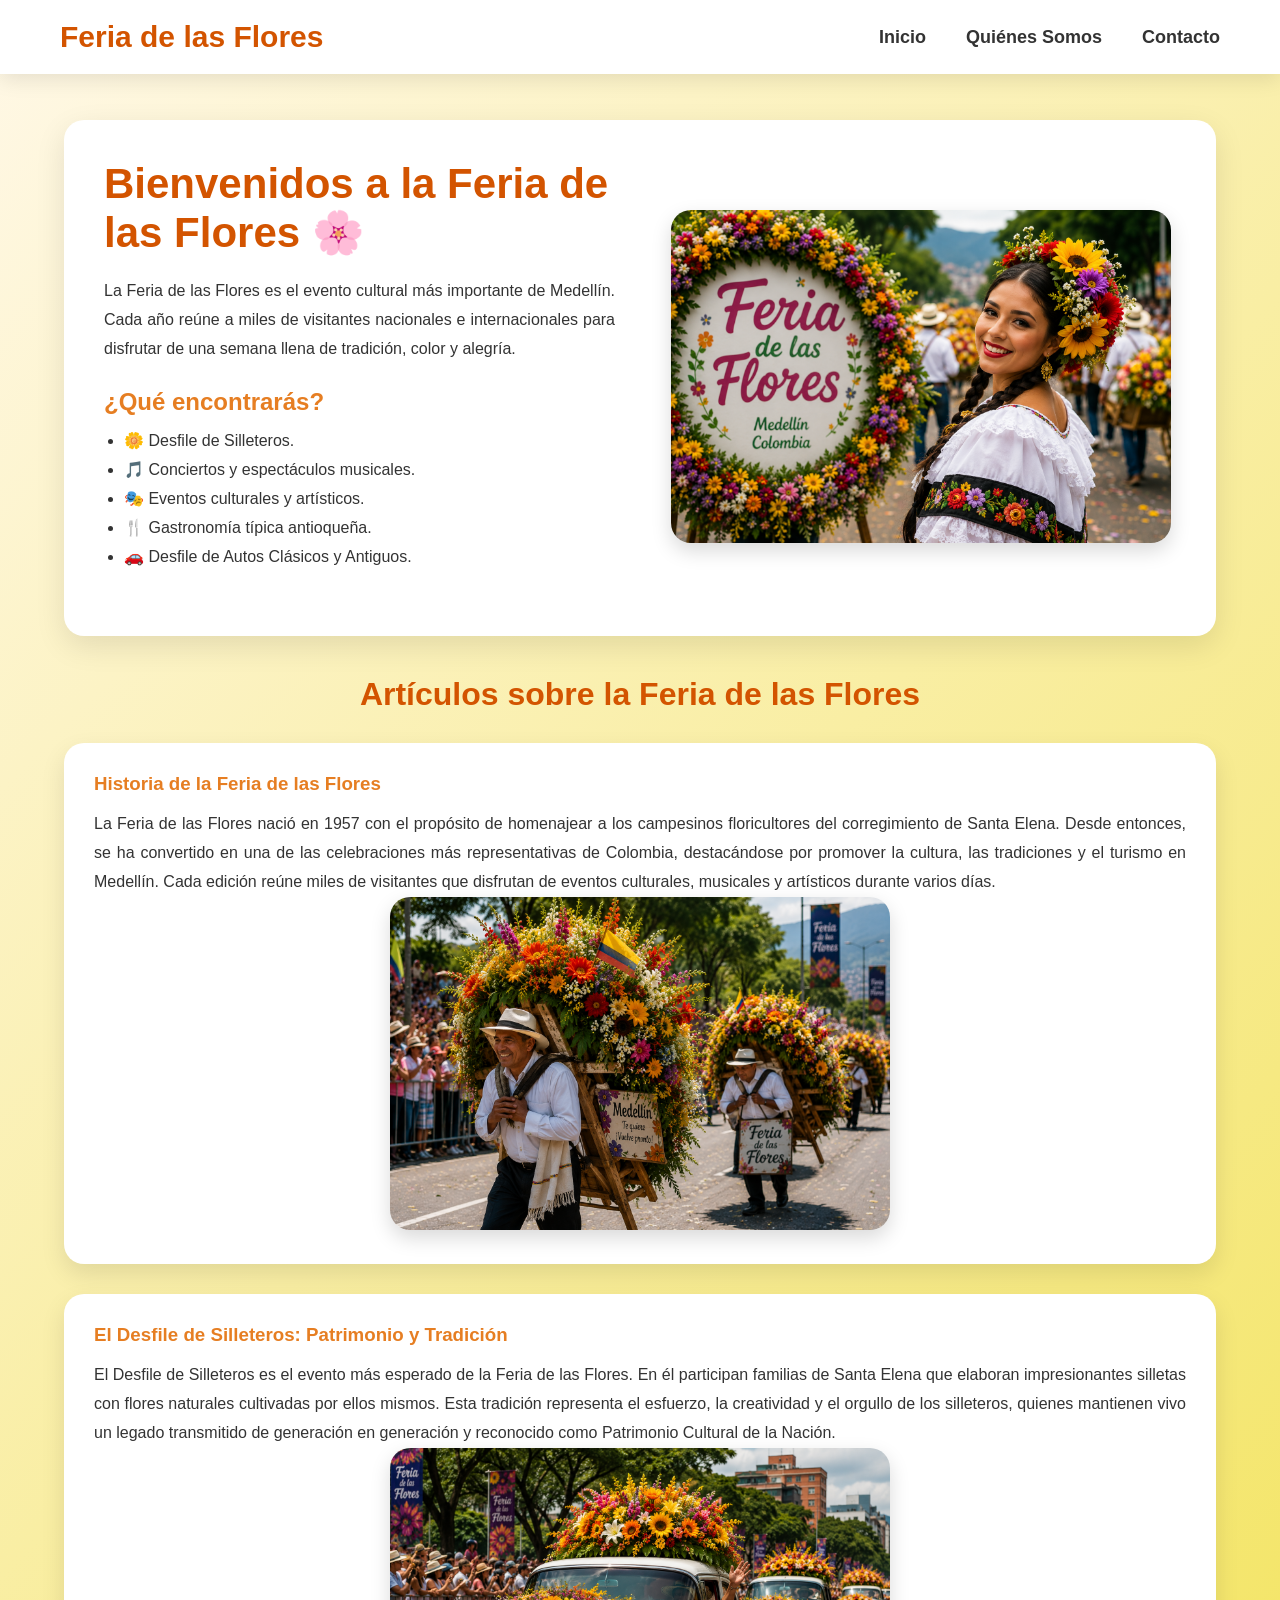
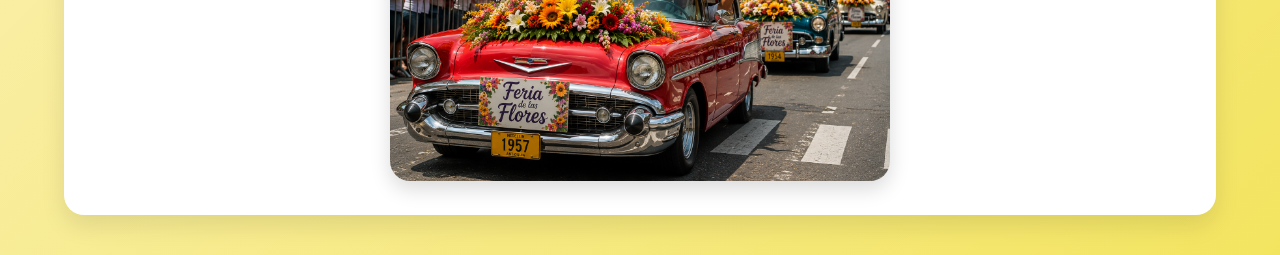
<file: index.html>
<!DOCTYPE html>
<html lang="es">
<head>
    <meta charset="UTF-8">
    <meta name="viewport" content="width=device-width, initial-scale=1.0">
    <title>Feria de las Flores</title>
    <link rel="stylesheet" href="styles.css">
</head>
<body>

    <header>
        <nav class="navbar">
            <div class="logo">
                <a href="index.html">Feria de las Flores</a>
            </div>

            <ul class="menu">
                <li><a href="index.html">Inicio</a></li>
                <li><a href="quienesSomos.html">Quiénes Somos</a></li>
                <li><a href="contacto.html">Contacto</a></li>
            </ul>
        </nav>
    </header>

    <main>

        <section class="inicio">

            <div class="contenido">

                <div class="texto">

                    <h1>Bienvenidos a la Feria de las Flores 🌸</h1>

                    <p>
                        La Feria de las Flores es el evento cultural más importante de
                        Medellín. Cada año reúne a miles de visitantes nacionales e
                        internacionales para disfrutar de una semana llena de tradición,
                        color y alegría.
                    </p>

                    <h2>¿Qué encontrarás?</h2>

                    <ul>
                        <li>🌼 Desfile de Silleteros.</li>
                        <li>🎵 Conciertos y espectáculos musicales.</li>
                        <li>🎭 Eventos culturales y artísticos.</li>
                        <li>🍴 Gastronomía típica antioqueña.</li>
                        <li>🚗 Desfile de Autos Clásicos y Antiguos.</li>
                    </ul>

                    

                </div>

                <div class="imagen">
                    <img src="img/img1.png" alt="Desfile de silleteros en la Feria de las Flores">
                </div>

            </div>

        </section>

        <section class="articulos">

            <h2>Artículos sobre la Feria de las Flores</h2>

            <article class="articulo">

                <h3>Historia de la Feria de las Flores</h3>

                <p>
                    La Feria de las Flores nació en 1957 con el propósito de homenajear
                    a los campesinos floricultores del corregimiento de Santa Elena.
                    Desde entonces, se ha convertido en una de las celebraciones más
                    representativas de Colombia, destacándose por promover la cultura,
                    las tradiciones y el turismo en Medellín. Cada edición reúne miles
                    de visitantes que disfrutan de eventos culturales, musicales y
                    artísticos durante varios días.
                </p>
                <div class="imagen">
                    <img src="img/img4.png" alt="Historia de la Feria de las Flores">
                </div>

            </article>

            <article class="articulo">

                <h3>El Desfile de Silleteros: Patrimonio y Tradición</h3>

                <p>
                    El Desfile de Silleteros es el evento más esperado de la Feria de
                    las Flores. En él participan familias de Santa Elena que elaboran
                    impresionantes silletas con flores naturales cultivadas por ellos
                    mismos. Esta tradición representa el esfuerzo, la creatividad y el
                    orgullo de los silleteros, quienes mantienen vivo un legado
                    transmitido de generación en generación y reconocido como
                    Patrimonio Cultural de la Nación.
                </p>
                <div class="imagen">
                    <img src="img/img6.png" alt="El Desfile de Silleteros: Patrimonio y Tradición">
                </div>

            </article>

        </section>

    </main>

</body>
</html>
</file>
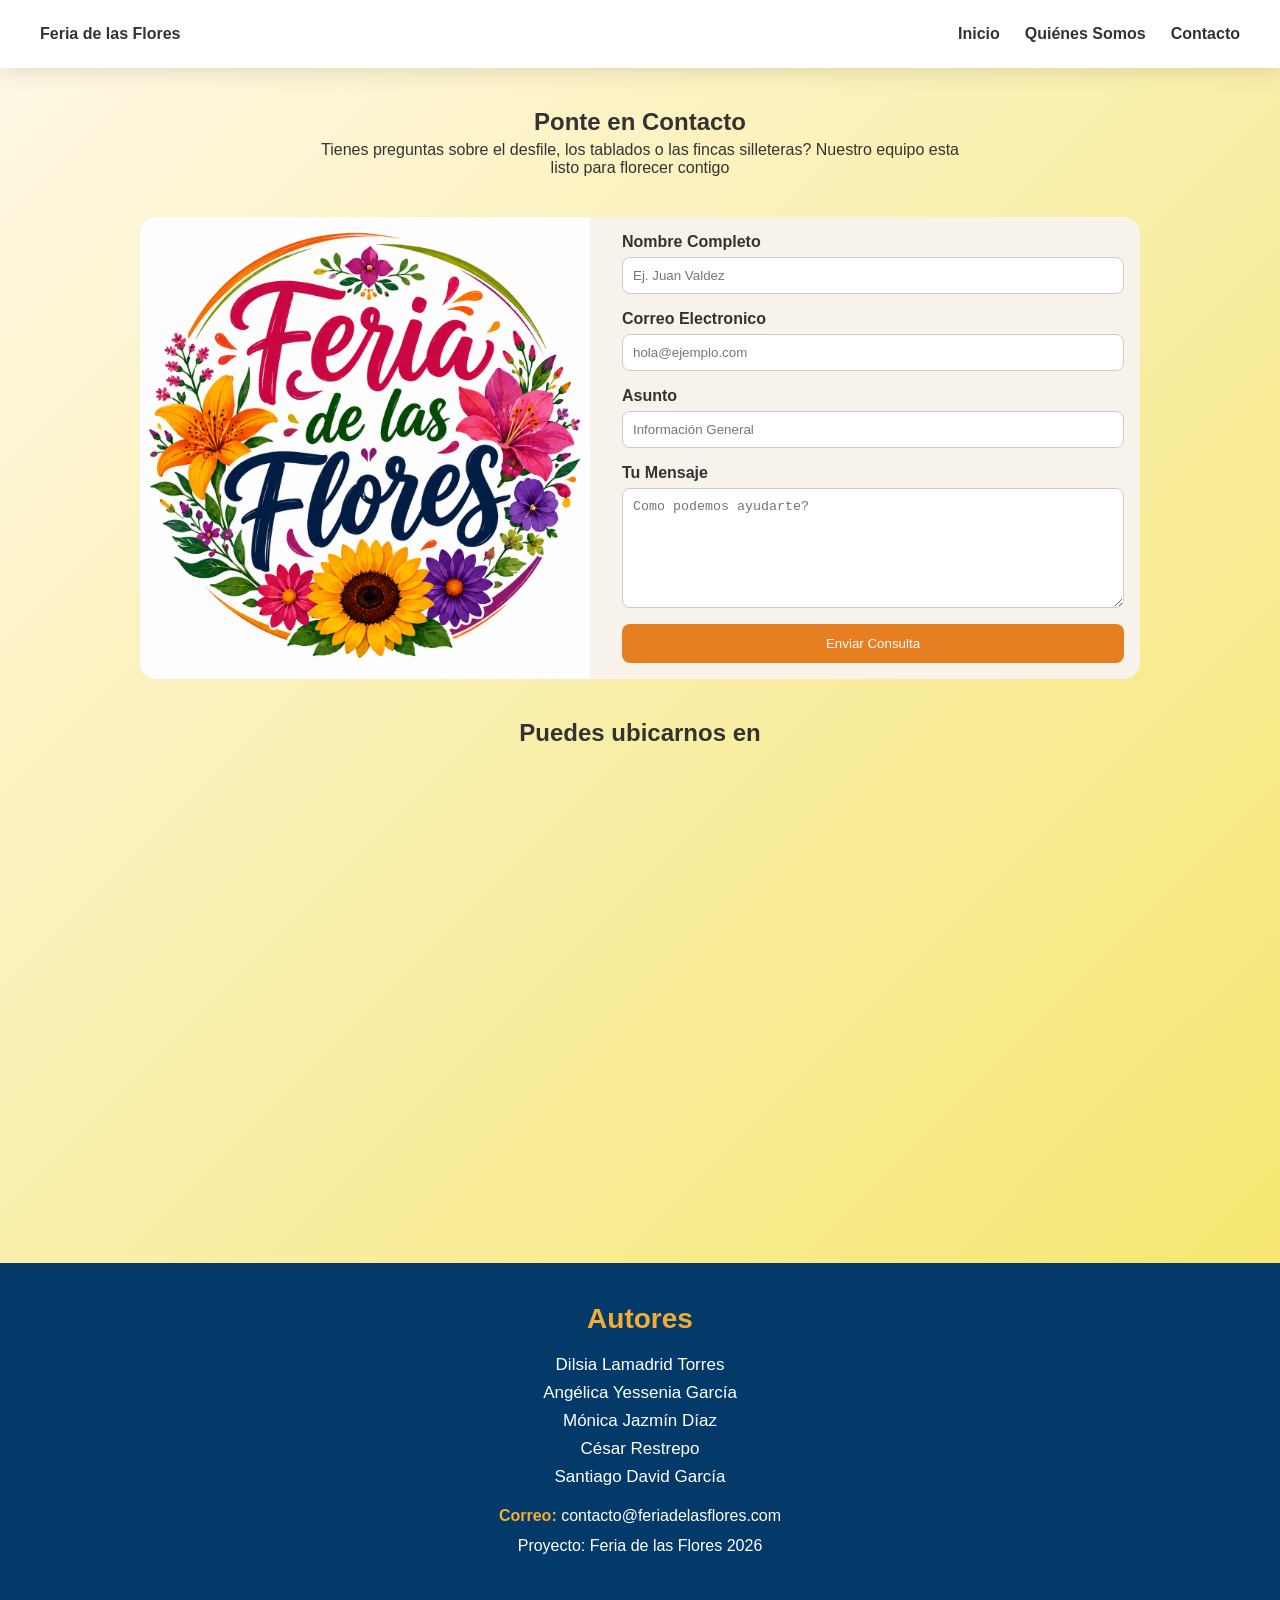
<file: contacto.html>
<!DOCTYPE html>
<html lang="es">

<head>
  <meta charset="UTF-8">
  <meta name="viewport" content="width=device-width, initial-scale=1.0">
  <title>Contactanos</title>
  <link rel="stylesheet" href="contacto.css">
</head>

<body>
  <header>
    <nav class="navbar">
      <div class="logo">
        <a href="index.html">Feria de las Flores</a>
      </div>

      <ul class="menu">
        <li><a href="index.html">Inicio</a></li>
        <li><a href="quienesSomos.html">Quiénes Somos</a></li>
        <li><a href="contacto.html">Contacto</a></li>
      </ul>
    </nav>
  </header>

  <section>
    <h1>Ponte en Contacto </h1>
    <p>
      Tienes preguntas sobre el desfile, los tablados o las fincas silleteras? Nuestro equipo esta listo para florecer
      contigo
    </p>
  </section>

  <main class="container">
    <img src="img/img5.png" alt="">
    <form>
      <div class="group">
        <label for="name">Nombre Completo</label>
        <input type="text" id="name" placeholder="Ej. Juan Valdez">
      </div>
      <div class="group">
        <label for="email">Correo Electronico</label>
        <input type="email" id="email" placeholder="hola@ejemplo.com">
      </div>
      <div class="group">
        <label for="subject">Asunto</label>
        <input type="text" id="subject" placeholder="Información General">
      </div>
      <div class="group">
        <label for="message">Tu Mensaje</label>
        <textarea name="message" id="message" placeholder="Como podemos ayudarte?"></textarea>
      </div>
      <button>Enviar Consulta</button>
    </form>
  </main>
  <div class="iframe">
    <h2>Puedes ubicarnos en</h2>
    <iframe
      src="https://www.google.com/maps/embed?pb=!1m18!1m12!1m3!1d63458.35966243235!2d-75.6224112266845!3d6.244287171956132!2m3!1f0!2f0!3f0!3m2!1i1024!2i768!4f13.1!3m3!1m2!1s0x8e4428dfb80fad05%3A0x42137cfcc7b53b56!2sMedell%C3%ADn%2C%20Antioquia!5e0!3m2!1ses!2sco!4v1784662752238!5m2!1ses!2sco"
      width="600" height="450" style="border:0;" allowfullscreen="" loading="lazy"
      referrerpolicy="strict-origin-when-cross-origin"></iframe>
  </div>

  <div id="footer">

    <h2>Autores</h2>
    <ul>
        <li>Dilsia Lamadrid Torres</li>
        <li>Angélica Yessenia García</li>
        <li>Mónica Jazmín Díaz</li>
        <li>César Restrepo</li>
        <li>Santiago David García</li>
    </ul>

    <p>
        <strong>Correo:</strong>
        contacto@feriadelasflores.com
    </p>

    <p>
        Proyecto: Feria de las Flores 2026
    </p>

</div>
</footer>
</body>

</html>
</file>
<file: styles.css>
*{
    margin:0;
    padding:0;
    box-sizing:border-box;
}

body{
    font-family:Arial, Helvetica, sans-serif;
    background:linear-gradient(135deg,#FFF8E7,#F3E460);
    color:#333;
    min-height:100vh;
}

header{
    width:100%;
    background:#fff;
    position:fixed;
    top:0;
    left:0;
    box-shadow:0 5px 20px rgba(0,0,0,.1);
    z-index:1000;
}

.navbar{
    width:100%;
    display:flex;
    justify-content:space-between;
    align-items:center;
    padding:20px 60px;
}

.logo{
    flex:1;
}

.logo a{
    text-decoration:none;
    font-size:30px;
    font-weight:bold;
    color:#d35400;
}

.menu{
    flex:1;
    display:flex;
    justify-content:flex-end;
    gap:40px;
    list-style:none;
}

.menu a{
    text-decoration:none;
    color:#333;
    font-weight:bold;
    font-size:18px;
    transition:.3s;
}

.menu a:hover{
    color:#e67e22;
}

main{
    width:90%;
    max-width:1200px;
    margin:120px auto 40px;
}

.inicio{
    background:#fff;
    border-radius:20px;
    padding:40px;
    box-shadow:0 10px 30px rgba(0,0,0,.1);
    margin-bottom:40px;
}

.contenido{
    display:flex;
    justify-content:space-between;
    align-items:center;
    gap:50px;
    flex-wrap:wrap;
}

.texto{
    flex:1;
    min-width:320px;
}

.texto h1{
    color:#d35400;
    font-size:42px;
    margin-bottom:20px;
}

.texto h2{
    color:#e67e22;
    margin:25px 0 15px;
}

.texto p{
    line-height:1.8;
    text-align:justify;
    margin-bottom:20px;
}

.texto ul{
    margin-left:20px;
    margin-bottom:30px;
}

.texto li{
    margin-bottom:10px;
}

.imagen{
    flex:1;
    text-align:center;
    min-width:320px;
}

.imagen img{
    width:100%;
    max-width:500px;
    border-radius:20px;
    box-shadow:0 8px 20px rgba(0,0,0,.15);
}

.boton{
    display:inline-block;
    background:#f39c12;
    color:#fff;
    text-decoration:none;
    padding:14px 30px;
    border-radius:10px;
    font-weight:bold;
    transition:.3s;
}

.boton:hover{
    background:#d68910;
}

.articulos{
    margin-top:40px;
}

.articulos h2{
    text-align:center;
    color:#d35400;
    font-size:32px;
    margin-bottom:30px;
}

.articulo{
    background:#fff;
    padding:30px;
    border-radius:20px;
    margin-bottom:30px;
    box-shadow:0 10px 25px rgba(0,0,0,.1);
    transition:.3s;
}

.articulo:hover{
    transform:translateY(-5px);
}

.articulo h3{
    color:#e67e22;
    margin-bottom:15px;
}

.articulo p{
    line-height:1.8;
    text-align:justify;
}

#footer{
    background:#d35400;
    color:#fff;
    text-align:center;
    padding:40px 20px;
    margin-top:50px;
}

#footer h2{
    color:#fff;
    margin-bottom:20px;
}

#footer ul{
    list-style:none;
    margin-bottom:20px;
}

#footer li{
    margin-bottom:8px;
}

#footer p{
    margin-bottom:10px;
    line-height:1.6;
}

@media(max-width:768px){

    .navbar{
        flex-direction:column;
        padding:20px;
        gap:20px;
    }

    .logo{
        flex:none;
    }

    .menu{
        flex:none;
        flex-direction:column;
        justify-content:center;
        align-items:center;
        gap:15px;
    }

    main{
        margin-top:180px;
    }

    .contenido{
        flex-direction:column;
    }

    .texto{
        text-align:center;
    }

    .texto h1{
        font-size:32px;
    }

    .texto p{
        text-align:left;
    }

    .texto ul{
        text-align:left;
    }

    .imagen img{
        max-width:100%;
    }
}
</file>
<file: contacto.css>
* {
  margin: 0;
  padding: 0;
  box-sizing: border-box;
}

body {
  font-family: Arial, Helvetica, sans-serif;
  background: linear-gradient(135deg, #FFF8E7, #F3E460);
  color: #333;
  min-height: 100vh;
}

header {
  background: #ffffff;
  padding: 25px 40px;
  box-shadow: 0 5px 20px rgba(0, 0, 0, .1);
  position: sticky;
  top: 0;
}

nav {
  display: flex;
  justify-content: space-between;
  align-items: center;
}

nav ul {
  display: flex;
  gap: 25px;
  list-style: none;
}

nav a {
  text-decoration: none;
  color: #333;
  font-weight: bold;
  transition: .3s;
}

nav a:hover {
  color: #e67e22;
}

main {
  width: 90%;
  max-width: 1200px;
  margin: 40px auto;
}

section {
  width: 50%;
  max-width: 1200px;
  margin: 40px auto;
  display: flex;
  flex-direction: column;
  gap: 5px;
  align-items: center;
  text-align: center;
}

.container {
  display: flex;
  align-items: center;
  gap: 16px;
  width: 100%;
  max-width: 1000px;
  align-items: stretch;
  border-radius: 16px;
  background-color: #f7f3eb;
  flex-wrap: wrap;
}

.container img {
  flex: 1;
  width: 100%;
  max-width: 450px;
  height: auto;
  object-fit: cover;
  border-radius: 16px 0 0 16px;
}

.container form {
  flex: 1;
  display: flex;
  flex-direction: column;
  gap: 16px;
  padding: 16px;
}

.group {
  display: flex;
  flex-direction: column;
  gap: 6px;
}

.group label {
  font-weight: 600;
}

.group input,
.group textarea {
  width: 100%;
  padding: 10px;
  border: 1px solid #ccc;
  border-radius: 8px;
}

.group textarea {
  resize: vertical;
  min-height: 120px;
}

button {
  padding: 12px;
  background-color: #e67e22;
  border: none;
  border-radius: 8px;
  color: white;
}

button:hover {
  cursor: pointer;
  box-shadow: rgba(100, 100, 111, 0.2) 0px 7px 29px 0px;
  background-color: #f18d36;
}

.iframe {
  width: 100%;
  display: flex;
  flex-direction: column;
  justify-content: center;
  align-items: center;
  gap: 16px;
}

#footer {
    background-color: #033A6A; 
    color: #FFFFFF;
    text-align: center;
    padding: 40px 20px;
    margin-top: 50px;
}

#footer h2 {
    font-size: 28px;
    margin-bottom: 20px;
    color: #F4AC32;
}

#footer ul {
    list-style: none; /* Quita las viñetas */
    padding: 0;
    margin: 20px 0;
}

#footer li {
    margin: 8px 0;
    font-size: 17px;
}

#footer p {
    margin: 12px 0;
    font-size: 16px;
}

#footer strong {
    color: #F4AC32;
}

#footer li:hover {
    color: #F4AC32;
    cursor: default;
    transition: 0.3s;
}
</file>
